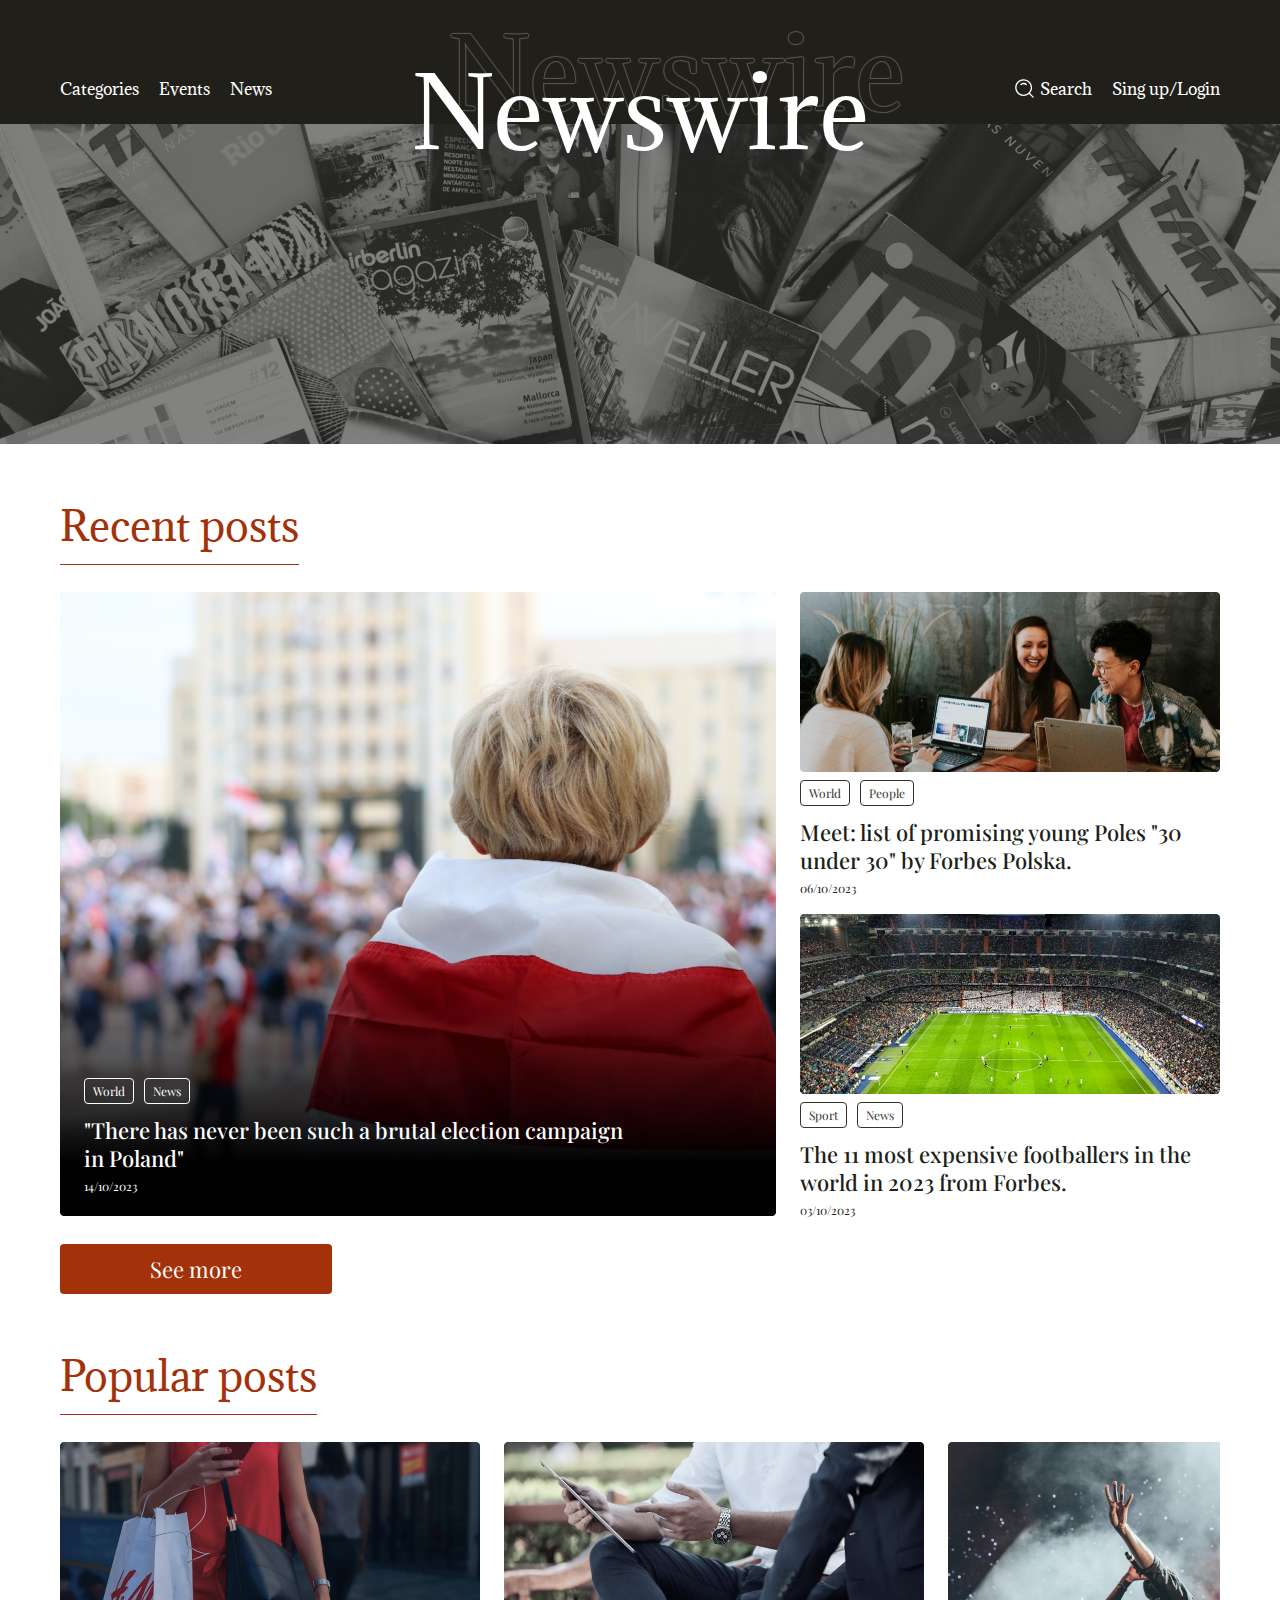
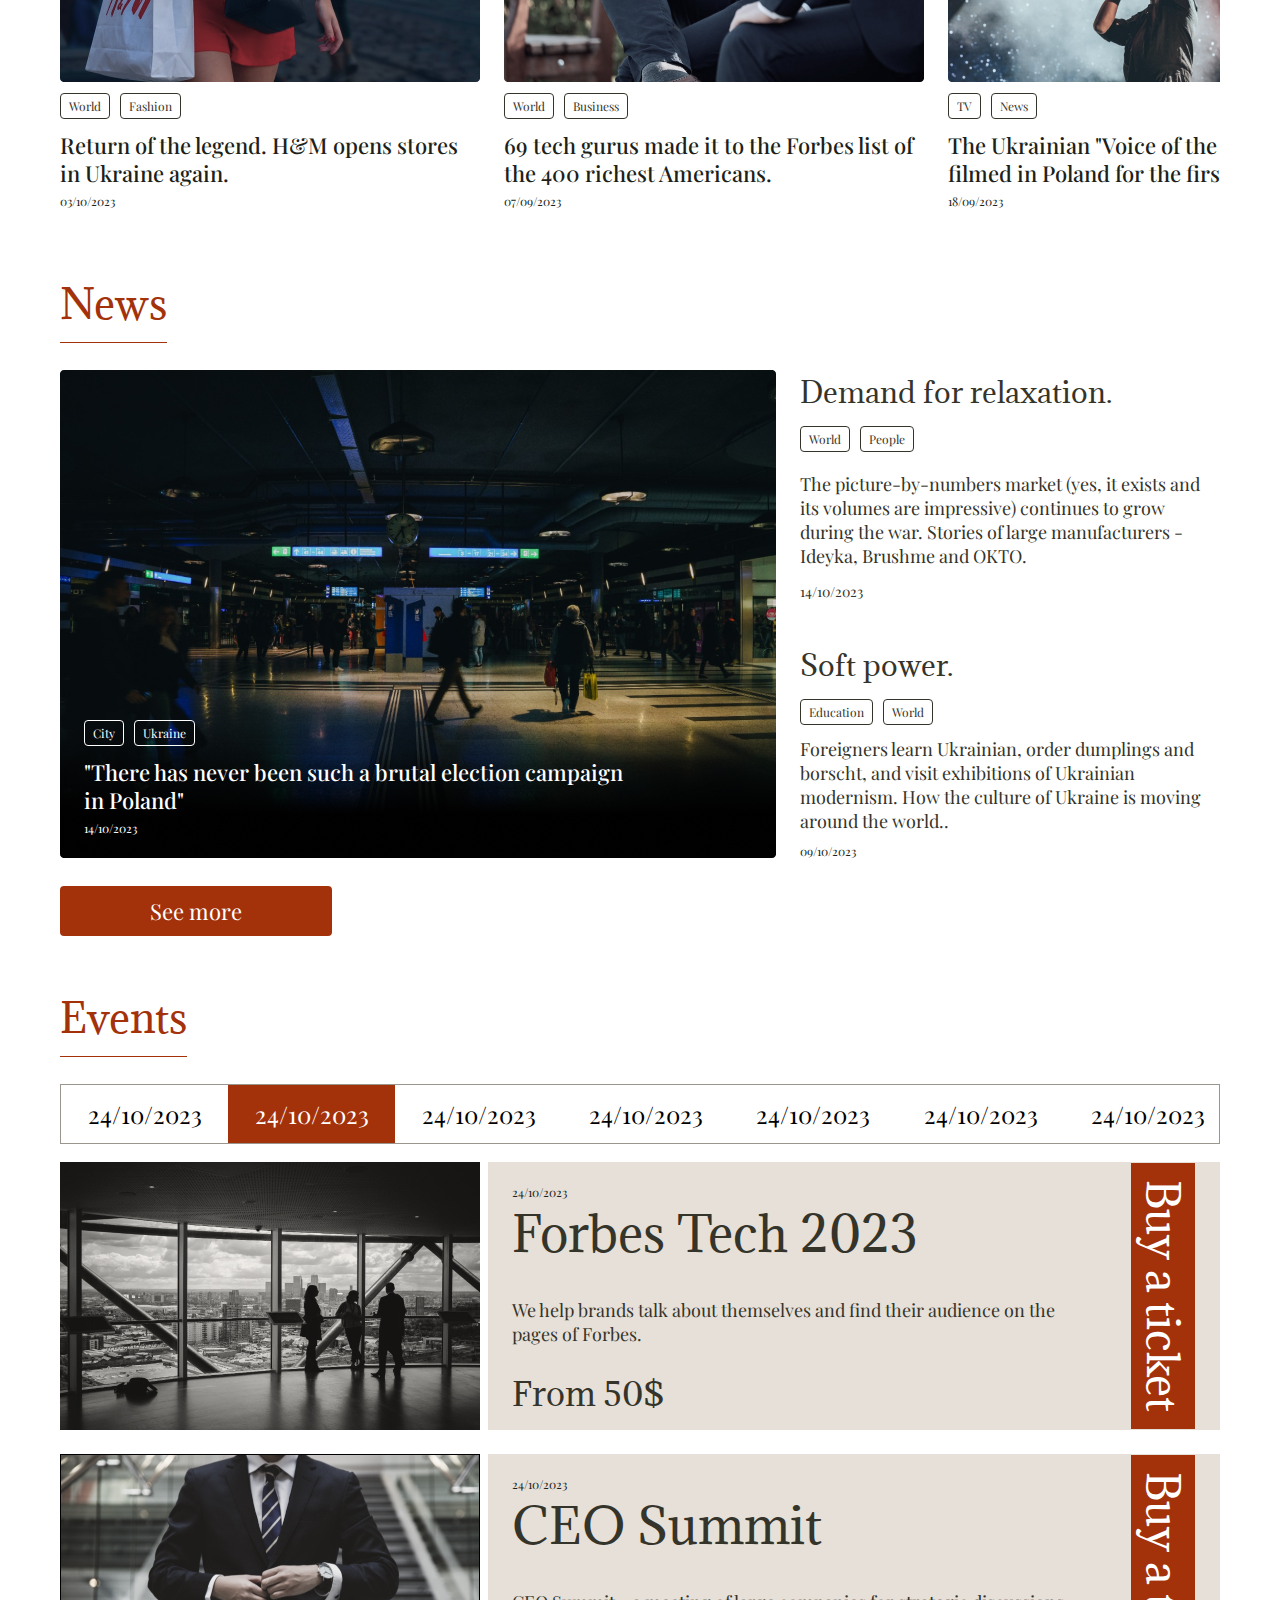
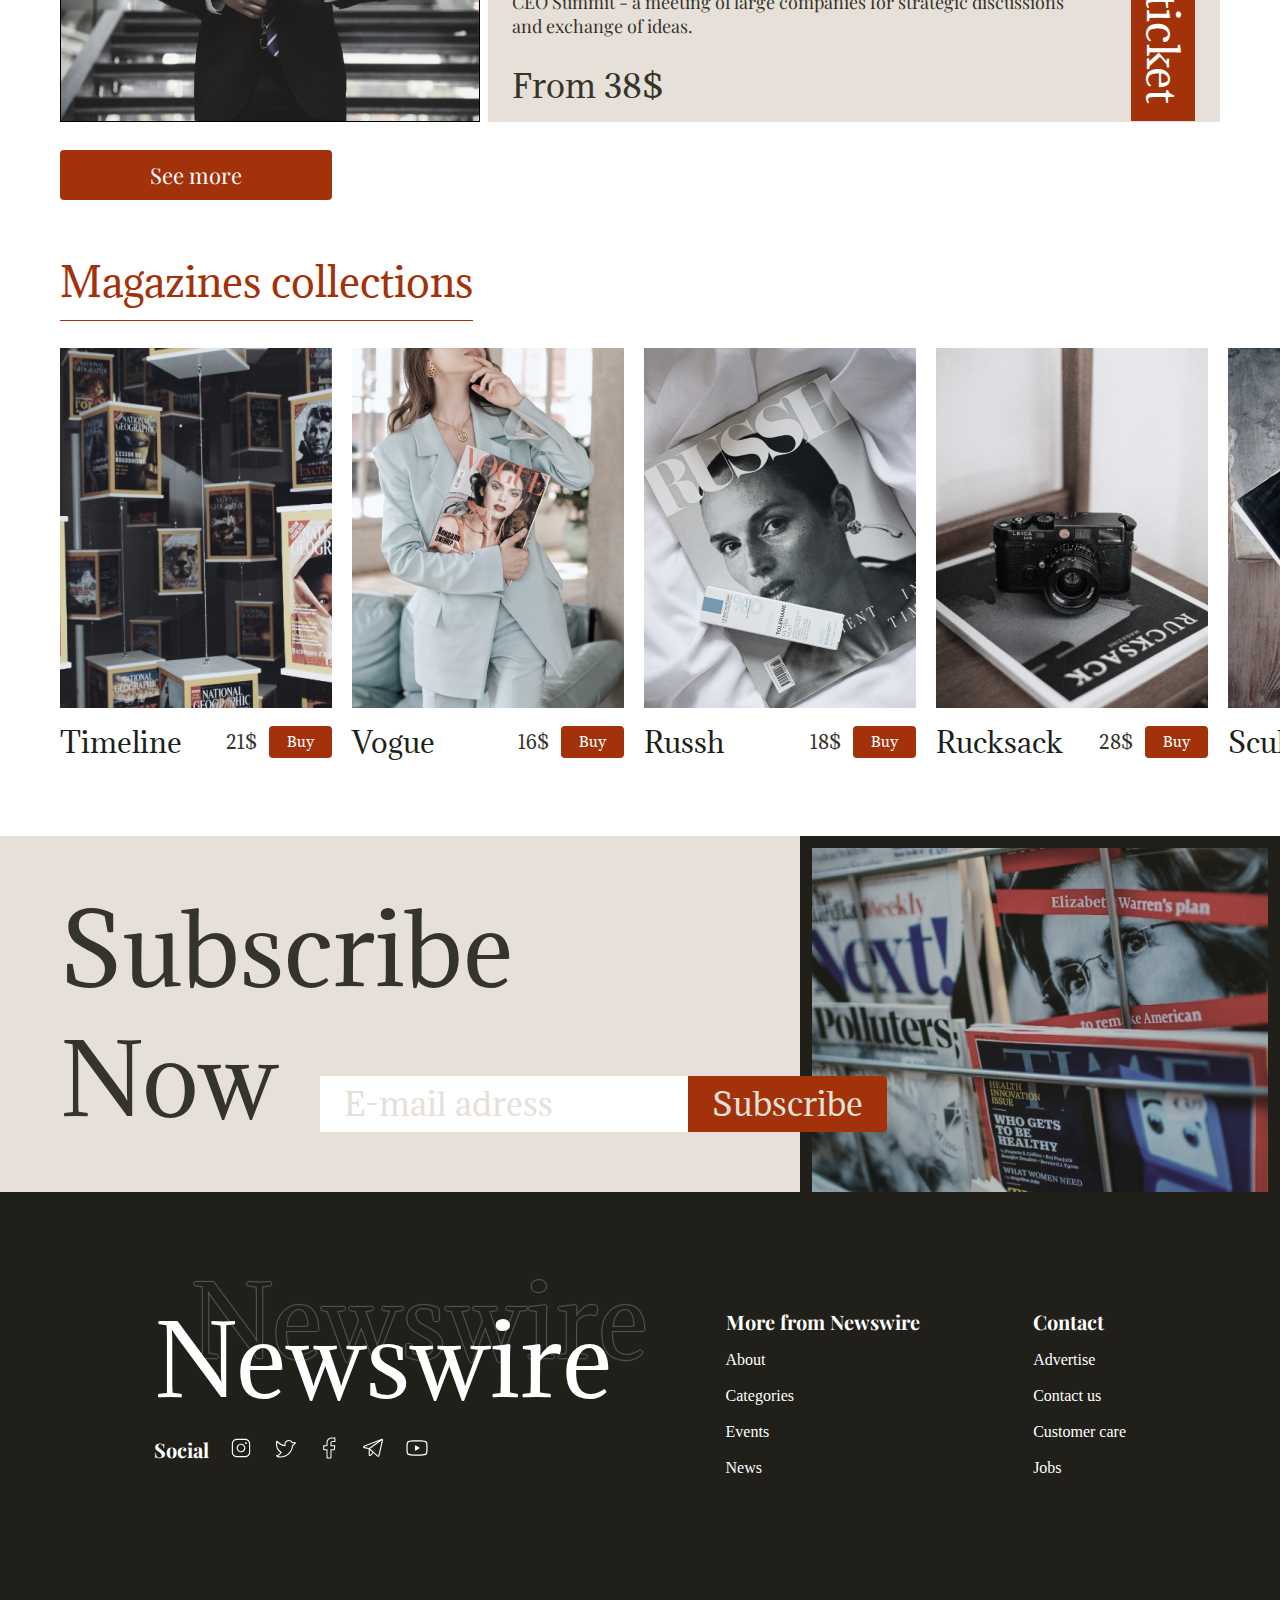
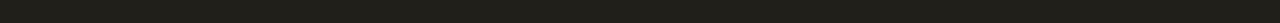
<file: index.html>
<!DOCTYPE html>
<html lang="en">
<head>
    <meta charset="UTF-8">
    <meta name="viewport" content="width=device-width, initial-scale=1.0">
    <title>Newswire</title>
    <link rel="stylesheet" href="./css/style.min.css" />
    <link rel="preconnect" href="https://fonts.googleapis.com">
    <link rel="preconnect" href="https://fonts.gstatic.com" crossorigin>
    <link href="https://fonts.googleapis.com/css2?family=Adamina&family=Playfair+Display:wght@400;500;700&display=swap" rel="stylesheet">
    <script defer async src="./index.js"></script>
</head>
<body>
    <header class="header">
        <div class="header__top">
            <nav class="header__nav container">
                <ul class="header__menu">
                    <div class="header__menu--block">
                        <li class="header__menu--item">
                            <a class="header__menu--link" href="#">Categories</a>
                        </li>
                        <li class="header__menu--item">
                            <a class="header__menu--link" href="events.html">Events</a>
                        </li>
                        <li class="header__menu--item">
                            <a class="header__menu--link" href="news.html">News</a>
                        </li>
                    </div>
                    <li class="logo"> 
                        <a class="logo__link" href="index.html">Newswire</a>
                    </li>
                    <div class="header__menu--block">
                        <li class="header__menu--item header__search">
                            <a class="header__menu--link" href="#">Search</a>
                        </li>
                        <li class="header__menu--item">
                            <a class="header__menu--link" href="#">Sing up/Login</a>
                        </li>
                    </div>
                </ul>
            </nav>
        </div>

        <div class="header__top-mob">
            <nav class="header__nav container">
                <ul class="header__menu">
                    <li class="header__menu--item">
                        <a class="header__menu--link" href="#">Categories</a>
                    </li>
                    <li class="header__menu--item">
                        <a class="header__menu--link" href="events.html">Events</a>
                    </li>
                    <li class="header__menu--item">
                        <a class="header__menu--link" href="news.html">News</a>
                    </li>
                    <li class="logo"> 
                        <a class="logo__link" href="index.html">Newswire</a>
                    </li>
                    <li class="header__menu--item header__search">
                        <a class="header__menu--link" href="#">Search</a>
                    </li>
                    <li class="header__menu--item">
                        <a class="header__menu--link" href="#">Sing up/Login</a>
                    </li>
                </ul>
            </nav>
        </div>

        <div class="header__bot"></div>
    </header>
    <main class="main">
        <section class="main__recent-post recent-post container">
            <h2 class="title">Recent posts</h2>

            <div class="recent-post__container blog">
                <div class="block">
                    <img src="./images/recent-post1.jpg" alt="post 1">

                    <div class="block__info">
                        <div class="block__info--links">
                            <a class="link" href="#">World</a>
                            <a class="link" href="#">News</a>
                        </div>
                        
                        <p class="block__text">"There has never been such a brutal election campaign in Poland"</p>

                        <p class="block__date">14/10/2023</p>
                    </div>
                </div>

                <div class="box">
                    <div class="box__block">
                        <img src="./images/recent-post2.jpg" alt="post 2">
    
                        <div class="block__info--links">
                            <a class="link link__next"  href="#">World</a>
                            <a class="link link__next" href="#">People</a>
                        </div>
                        
                        <p class="block__text block__text--next">Meet: list of promising young Poles "30 under 30" by Forbes Polska.</p>
    
                        <p class="block__date block__date--next">06/10/2023</p>
                    </div>
    
                    <div class="box__block">
                        <img src="./images/recent-post3.jpg" alt="post 3">
    
                        <div class="block__info--links">
                            <a class="link link__next" href="#">Sport</a>
                            <a class="link link__next" href="#">News</a>
                        </div>
                        
                        <p class="block__text block__text--next">The 11 most expensive footballers in the world in 2023 from Forbes.</p>
    
                        <p class="block__date block__date--next">03/10/2023</p>
                    </div>
                </div>
            </div>
            
            <a class="see-more" href="#">See more</a>
        </section>

        <section class="main__popular-post popular-post container">
            <h2 class="title">Popular posts</h2>

            <div class="popular-post__container">
                <div>
                    <img src="./images/popular-post/popular-post1.jpg" alt="post 1">

                    <div class="block__info--links">
                        <a class="link link__next" href="#">World</a>
                        <a class="link link__next" href="#">Fashion</a>
                    </div>
                    
                    <p class="block__text block__text--next">Return of the legend. H&M opens stores in Ukraine again.</p>

                    <p class="block__date block__date--next">03/10/2023</p>
                </div>

                <div>
                    <img src="./images/popular-post/popular-post2.jpg" alt="post 2">

                    <div class="block__info--links">
                        <a class="link link__next" href="#">World</a>
                        <a class="link link__next" href="#">Business</a>
                    </div>
                    
                    <p class="block__text block__text--next">69 tech gurus made it to the Forbes list of the 400 richest Americans.</p>

                    <p class="block__date block__date--next">07/09/2023</p>
                </div>

                <div>
                    <img src="./images/popular-post/popular-post3.jpg" alt="post 3">

                    <div class="block__info--links">
                        <a class="link link__next" href="#">TV</a>
                        <a class="link link__next" href="#">News</a>
                    </div>
                    
                    <p class="block__text block__text--next">The Ukrainian "Voice of the Country" was filmed in Poland for the first time</p>

                    <p class="block__date block__date--next">18/09/2023</p>
                </div>
            </div>
        </section>

        <section class="main__news news container">
            <h2 class="title">News</h2>

            <div class="news__container blog">
                <div class="block">
                    <img src="./images/news1.jpg" alt="news">

                    <div class="block__info">
                        <div class="block__info--links">
                            <a class="link" href="#">City</a>
                            <a class="link" href="#">Ukraine</a>
                        </div>
                        
                        <p class="block__text">"There has never been such a brutal election campaign in Poland"</p>

                        <p class="block__date">14/10/2023</p>
                    </div>
                </div>

                <div class="box">
                    <div class="news__block">
                        <h3 class="news__subtitle">Demand for relaxation.</h3>
    
                        <div class="block__info--links news__links">
                            <a class="link link__next"  href="#">World</a>
                            <a class="link link__next" href="#">People</a>
                        </div>
    
                        <p class="news__text text">The picture-by-numbers market (yes, it exists and its volumes are impressive) continues to grow during the war. Stories of large manufacturers - Ideyka, Brushme and OKTO.</p>
    
                        <p class="news__date">14/10/2023</p>
                    </div>

                    <div class="news__block">
                        <h3 class="news__subtitle">Soft power.</h3>
    
                        <div class="block__info--links">
                            <a class="link link__next"  href="#">Education</a>
                            <a class="link link__next" href="#">World</a>
                        </div>
    
                        <p class="news__text text">Foreigners learn Ukrainian, order dumplings and borscht, and visit exhibitions of Ukrainian modernism. How the culture of Ukraine is moving around the world..</p>
    
                        <p class="block__date block__date--next">09/10/2023</p>
                    </div>
                </div>
            </div>

            <a class="see-more" href="#">See more</a>
        </section>

        <section class="main__events events container">
            <h2 class="title">Events</h2>

            <div class="events__tabs">
                <div class="events__tabs--btns">
                    <button class="events__tabs--btn" data-btn="content-1">24/10/2023</button>
                    <button class="events__tabs--btn events__tabs--btn-active" data-btn="content-2">
                        24/10/2023
                    </button>
                    <button class="events__tabs--btn" data-btn="content-3">24/10/2023</button>
                    <button class="events__tabs--btn" data-btn="content-4">24/10/2023</button>
                    <button class="events__tabs--btn" data-btn="content-5">24/10/2023</button>
                    <button class="events__tabs--btn" data-btn="content-6">24/10/2023</button>
                    <button class="events__tabs--btn" data-btn="content-7">24/10/2023</button>
                </div>

                <div class="events__tabs--contents">
                    <div class="events__content" id="content-1">1</div>
                    <div class="events__content events__content-active" id="content-2">
                        <div class="events__container events__container--main">
                        </div>
                    </div>
                    <div class="events__content" id="content-3">3</div>
                    <div class="events__content" id="content-4">4</div>
                    <div class="events__content" id="content-5">5</div>
                    <div class="events__content" id="content-6">6</div>
                    <div class="events__content" id="content-7">7</div>
                </div>
            </div>
            <a class="see-more" href="events.html">See more</a>
        </section>

        <section class="main__magazines magazines container">
            <h2 class="title magazines__title">Magazines collections</h2>

            <div class="magazines__gallery">
                <div>
                    <img src="./images/magazines/magazine1.jpg" alt="magazine 1">

                    <div class="magazines__info">
                        <h3 class="magazines__info--title">Timeline</h3>
                        <div>
                            <span class="magazines__info--price">21$</span>
                            <button>Buy</button>
                        </div>
                    </div>
                </div>

                <div>
                    <img src="./images/magazines/magazine2.jpg" alt="magazine 2">

                    <div class="magazines__info">
                        <h3 class="magazines__info--title">Vogue</h3>
                        <div>
                            <span class="magazines__info--price">16$</span>
                            <button>Buy</button>
                        </div>
                    </div>
                </div>

                <div>
                    <img src="./images/magazines/magazine3.jpg" alt="magazine 3">

                    <div class="magazines__info">
                        <h3 class="magazines__info--title">Russh</h3>
                        <div>
                            <span class="magazines__info--price">18$</span>
                            <button>Buy</button>
                        </div>
                    </div>
                </div>

                <div>
                    <img src="./images/magazines/magazine4.jpg" alt="magazine 4">

                    <div class="magazines__info">
                        <h3 class="magazines__info--title">Rucksack</h3>
                        <div>
                            <span class="magazines__info--price">28$</span>
                            <button>Buy</button>
                        </div>
                    </div>
                </div>

                <div>
                    <img src="./images/magazines/magazine5.jpg" alt="magazine 5">

                    <div class="magazines__info">
                        <h3 class="magazines__info--title">Sculpture</h3>
                        <div>
                            <span class="magazines__info--price">45$</span>
                            <button>Buy</button>
                        </div>
                    </div>
                </div>
            </div>
        </section>

        <section class="main__subscribe subscribe">
            <div class="subscribe__container container">
                <h2 class="subscribe__title">Subscribe <br/> <span>Now</span></h2>

                <div class="subscribe__email">
                    <input type="email" placeholder="E-mail adress">
                    <button type="submit">Subscribe</button>
                </div>
            </div>
            <img src="./images/subscribe1.jpg" alt="subscribe1">
        </section>
    </main>
    <footer class="footer">
        <div class="footer__container">
            <div class="footer__wrap">
                <a class="logo__link" href="index.html">Newswire</a>

                <div class="footer__social">
                    <h4 class="footer__subtitle footer__subtitle-social">Social</h4>

                    <ul class="footer__list">
                        <li>
                            <a href="#"><img src="./images/social/instagram.svg" alt="instagram"></a>
                        </li>
                        <li>
                            <a href="#"><img src="./images/social/twitter.svg" alt="twitter"></a>
                        </li>
                        <li>
                            <a href="#"><img src="./images/social/facebook.svg" alt="facebook"></a>
                        </li>
                        <li>
                            <a href="#"><img src="./images/social/telegram.svg" alt="telegram"></a>
                        </li>
                        <li>
                            <a href="#"><img src="./images/social/youtube.svg" alt="youtube"></a>
                        </li>
                    </ul>
                </div>
            </div>

            <div>
                <h4 class="footer__subtitle">More from Newswire</h4>

                <ul class="footer__list">
                    <li class="footer__item"><a href="#">About</a></li>
                    <li class="footer__item"><a href="#">Categories</a></li>
                    <li class="footer__item"><a href="events.html">Events</a></li>
                    <li class="footer__item"><a href="news.html">News</a></li>
                </ul>
            </div>
            
            <div>
                <h4 class="footer__subtitle">Contact</h4>

                <ul class="footer__list">
                    <li class="footer__item"><a href="#">Advertise</a></li>
                    <li class="footer__item"><a href="#">Contact us</a></li>
                    <li class="footer__item"><a href="#">Customer care</a></li>
                    <li class="footer__item"><a href="#">Jobs</a></li>
                </ul>
            </div>
        </div>
    </footer>
</body>
</html>
</file>
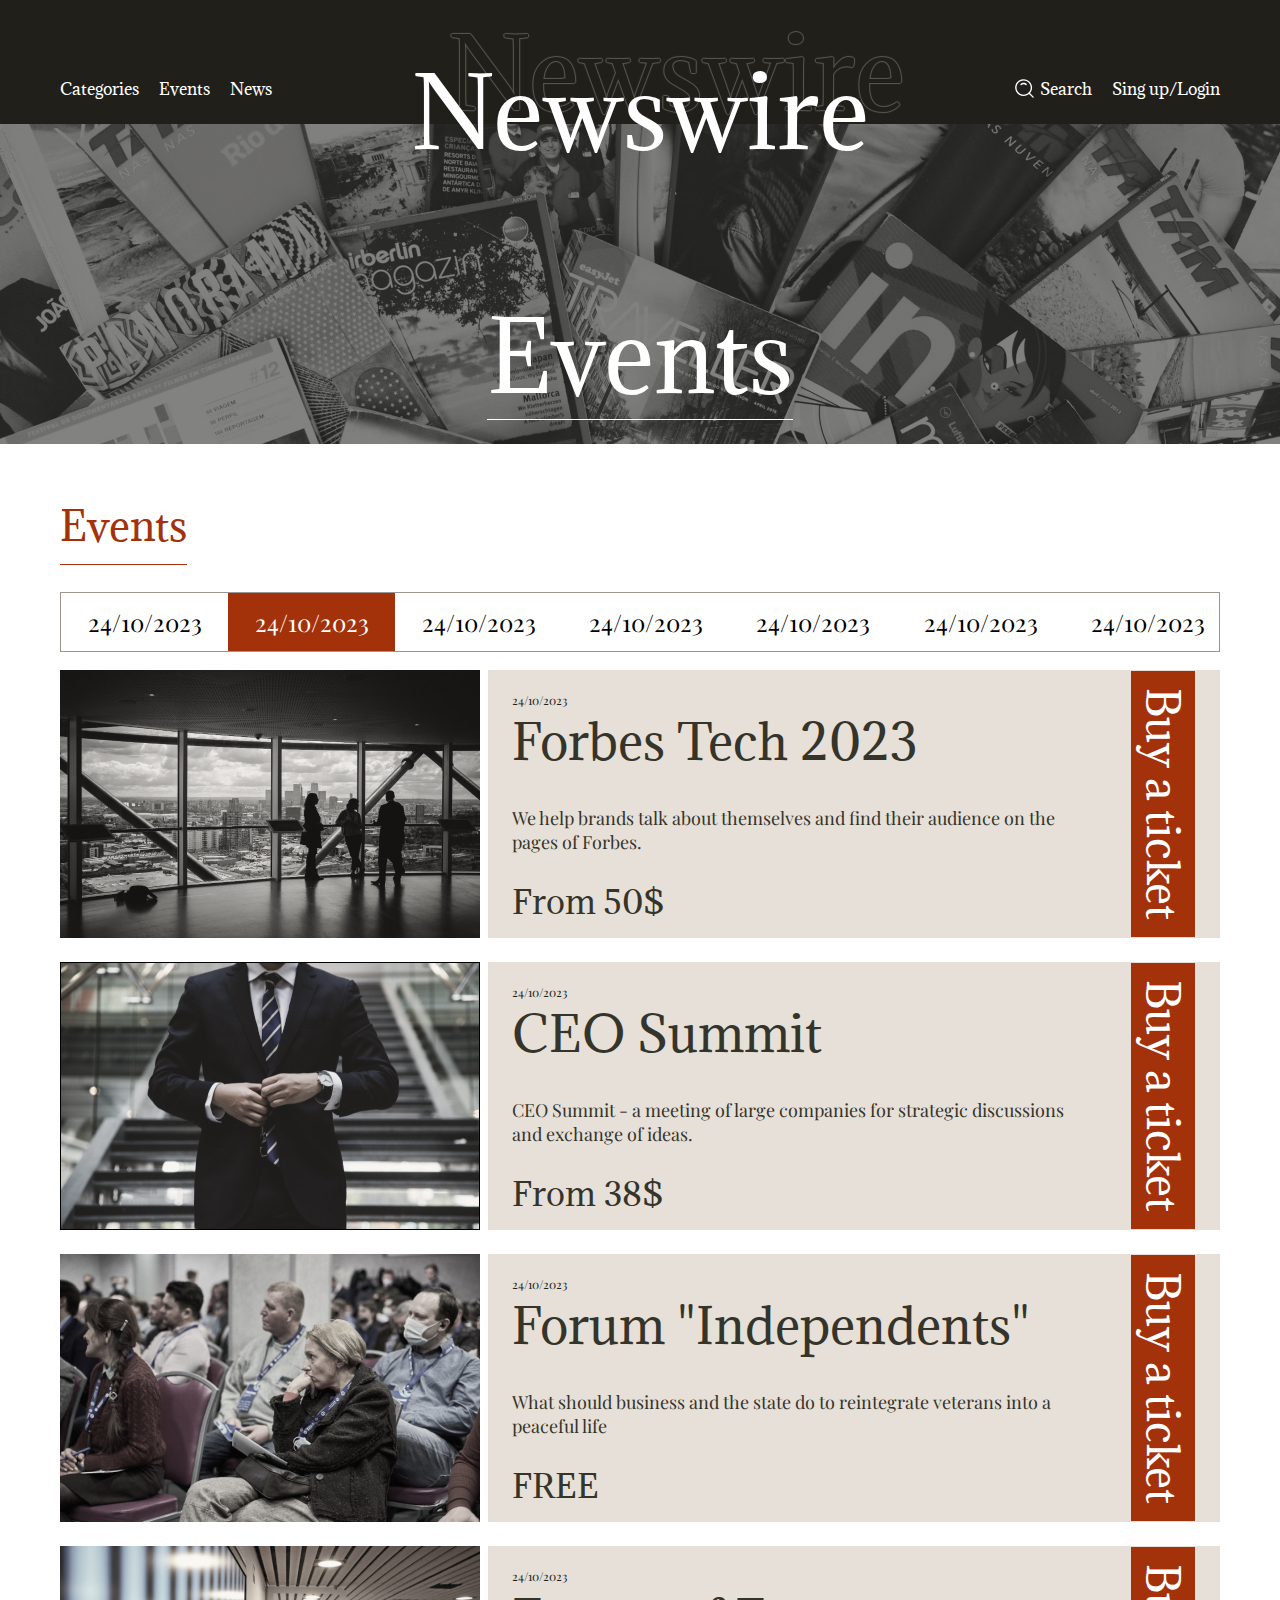
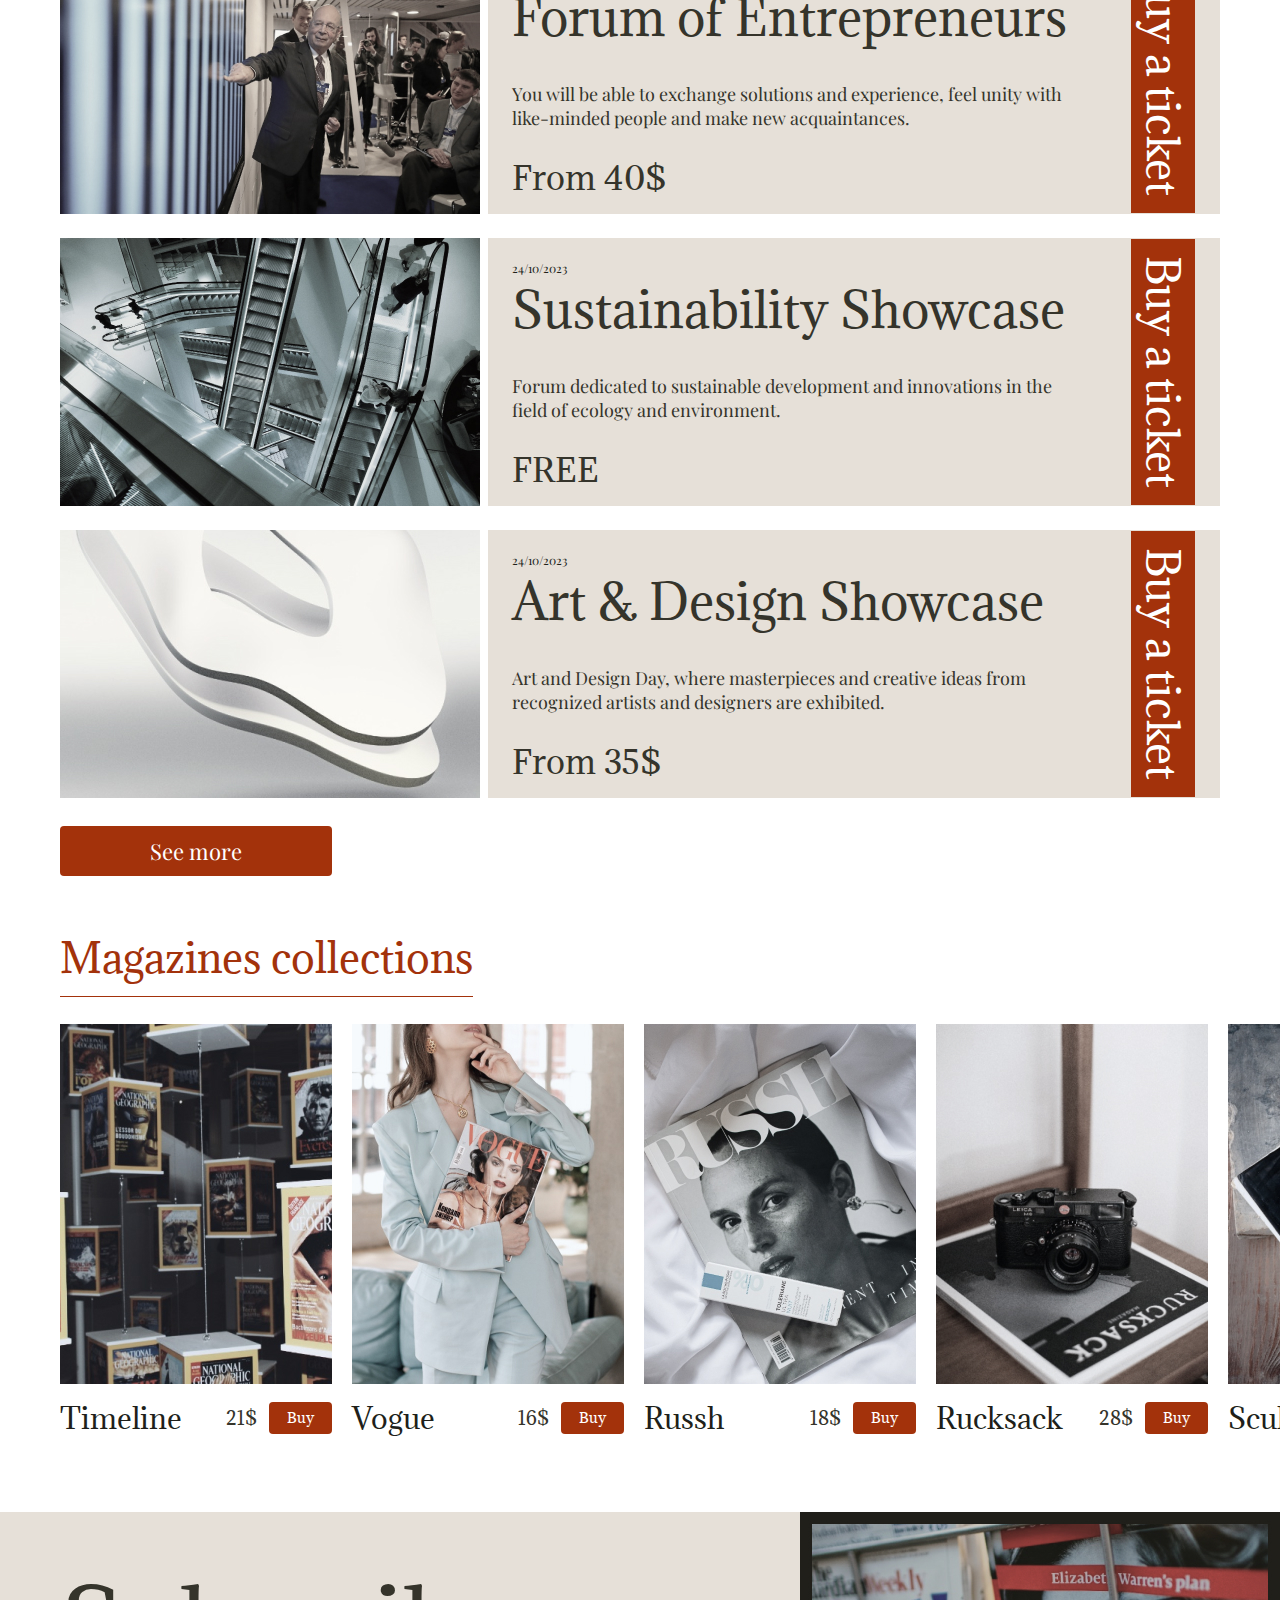
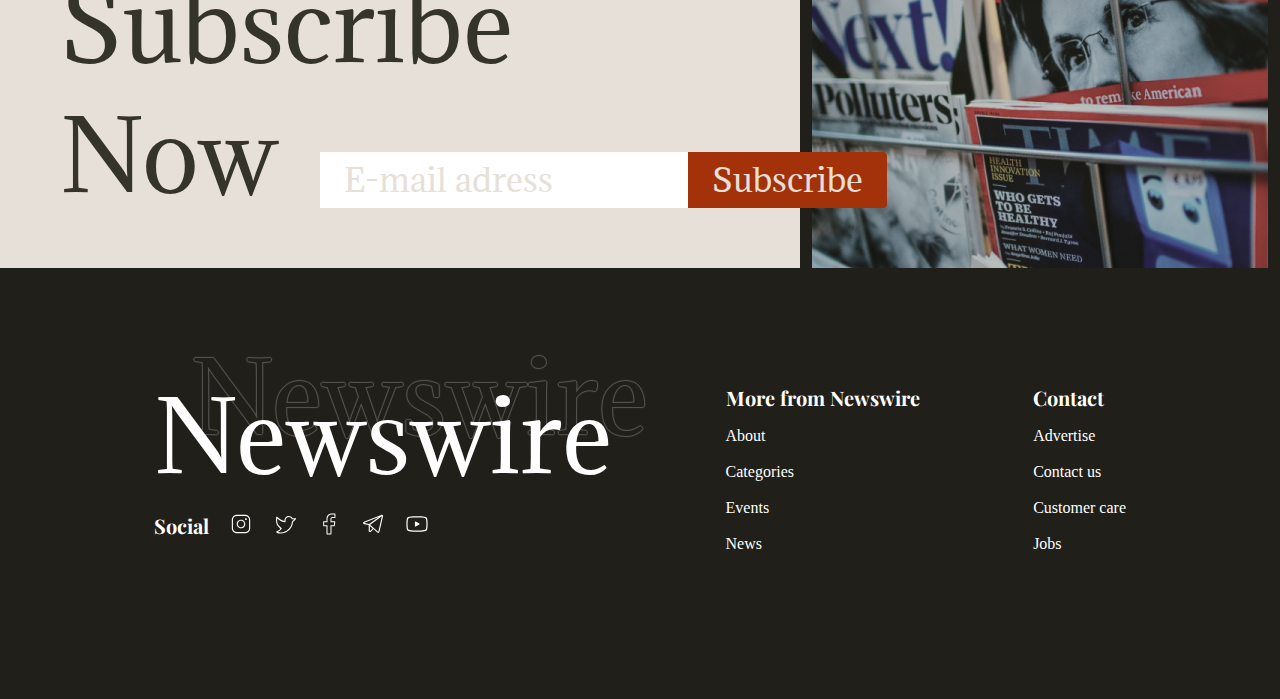
<file: events.html>
<!DOCTYPE html>
<html lang="en">
<head>
    <meta charset="UTF-8">
    <meta name="viewport" content="width=device-width, initial-scale=1.0">
    <title>Newswire</title>
    <link rel="stylesheet" href="./css/style.min.css" />
    <link rel="preconnect" href="https://fonts.googleapis.com">
    <link rel="preconnect" href="https://fonts.gstatic.com" crossorigin>
    <link href="https://fonts.googleapis.com/css2?family=Adamina&family=Playfair+Display:wght@400;500;700&display=swap" rel="stylesheet">
    <script defer async src="./index.js"></script>
</head>
<body>
    <header class="header">
        <div class="header__top">
            <nav class="header__nav container">
                <ul class="header__menu">
                    <div class="header__menu--block">
                        <li class="header__menu--item">
                            <a class="header__menu--link" href="#">Categories</a>
                        </li>
                        <li class="header__menu--item">
                            <a class="header__menu--link" href="events.html">Events</a>
                        </li>
                        <li class="header__menu--item">
                            <a class="header__menu--link" href="news.html">News</a>
                        </li>
                    </div>
                    <li class="logo"> 
                        <a class="logo__link" href="index.html">Newswire</a>
                    </li>
                    <div class="header__menu--block">
                        <li class="header__menu--item header__search">
                            <a class="header__menu--link" href="#">Search</a>
                        </li>
                        <li class="header__menu--item">
                            <a class="header__menu--link" href="#">Sing up/Login</a>
                        </li>
                    </div>
                </ul>
            </nav>
        </div>

        <div class="header__top-mob">
            <nav class="header__nav container">
                <ul class="header__menu">
                    <li class="header__menu--item">
                        <a class="header__menu--link" href="#">Categories</a>
                    </li>
                    <li class="header__menu--item">
                        <a class="header__menu--link" href="events.html">Events</a>
                    </li>
                    <li class="header__menu--item">
                        <a class="header__menu--link" href="news.html">News</a>
                    </li>
                    <li class="logo"> 
                        <a class="logo__link" href="index.html">Newswire</a>
                    </li>
                    <li class="header__menu--item header__search">
                        <a class="header__menu--link" href="#">Search</a>
                    </li>
                    <li class="header__menu--item">
                        <a class="header__menu--link" href="#">Sing up/Login</a>
                    </li>
                </ul>
            </nav>
        </div>

        <div class="header__bot"></div>

        <h2 class="header__title">Events</h2>
    </header>
    <main class="main">
        <section class="main__events events container events__page">
            <h2 class="title">Events</h2>

            <div class="events__tabs">
                <div class="events__tabs--btns">
                    <button class="events__tabs--btn" data-btn="content-1">24/10/2023</button>
                    <button class="events__tabs--btn events__tabs--btn-active" data-btn="content-2">
                        24/10/2023
                    </button>
                    <button class="events__tabs--btn" data-btn="content-3">24/10/2023</button>
                    <button class="events__tabs--btn" data-btn="content-4">24/10/2023</button>
                    <button class="events__tabs--btn" data-btn="content-5">24/10/2023</button>
                    <button class="events__tabs--btn" data-btn="content-6">24/10/2023</button>
                    <button class="events__tabs--btn" data-btn="content-7">24/10/2023</button>
                </div>

                <div class="events__tabs--contents">
                    <div class="events__content" id="content-1">1</div>
                    <div class="events__content events__content-active" id="content-2">
                        <div class="events__container">
                        </div>
                    </div>
                    <div class="events__content" id="content-3">3</div>
                    <div class="events__content" id="content-4">4</div>
                    <div class="events__content" id="content-5">5</div>
                    <div class="events__content" id="content-6">6</div>
                    <div class="events__content" id="content-7">7</div>
                </div>
            </div>
            <a class="see-more" href="events.html">See more</a>
        </section>

        <section class="main__magazines magazines container">
            <h2 class="title magazines__title">Magazines collections</h2>

            <div class="magazines__gallery">
                <div>
                    <img src="./images/magazines/magazine1.jpg" alt="magazine 1">

                    <div class="magazines__info">
                        <h3 class="magazines__info--title">Timeline</h3>
                        <div>
                            <span class="magazines__info--price">21$</span>
                            <button>Buy</button>
                        </div>
                    </div>
                </div>

                <div>
                    <img src="./images/magazines/magazine2.jpg" alt="magazine 2">

                    <div class="magazines__info">
                        <h3 class="magazines__info--title">Vogue</h3>
                        <div>
                            <span class="magazines__info--price">16$</span>
                            <button>Buy</button>
                        </div>
                    </div>
                </div>

                <div>
                    <img src="./images/magazines/magazine3.jpg" alt="magazine 3">

                    <div class="magazines__info">
                        <h3 class="magazines__info--title">Russh</h3>
                        <div>
                            <span class="magazines__info--price">18$</span>
                            <button>Buy</button>
                        </div>
                    </div>
                </div>

                <div>
                    <img src="./images/magazines/magazine4.jpg" alt="magazine 4">

                    <div class="magazines__info">
                        <h3 class="magazines__info--title">Rucksack</h3>
                        <div>
                            <span class="magazines__info--price">28$</span>
                            <button>Buy</button>
                        </div>
                    </div>
                </div>

                <div>
                    <img src="./images/magazines/magazine5.jpg" alt="magazine 5">

                    <div class="magazines__info">
                        <h3 class="magazines__info--title">Sculpture</h3>
                        <div>
                            <span class="magazines__info--price">45$</span>
                            <button>Buy</button>
                        </div>
                    </div>
                </div>
            </div>
        </section>

        <section class="main__subscribe subscribe">
            <div class="subscribe__container container">
                <h2 class="subscribe__title">Subscribe <br/> <span>Now</span></h2>

                <div class="subscribe__email">
                    <input type="email" placeholder="E-mail adress">
                    <button type="submit">Subscribe</button>
                </div>
            </div>
            <img src="./images/subscribe1.jpg" alt="subscribe1">
        </section>
    </main>
    <footer class="footer">
        <div class="footer__container">
            <div class="footer__wrap">
                <a class="logo__link" href="index.html">Newswire</a>

                <div class="footer__social">
                    <h4 class="footer__subtitle footer__subtitle-social">Social</h4>

                    <ul class="footer__list ">
                        <li>
                            <a href="#"><img src="./images/social/instagram.svg" alt="instagram"></a>
                        </li>
                        <li>
                            <a href="#"><img src="./images/social/twitter.svg" alt="twitter"></a>
                        </li>
                        <li>
                            <a href="#"><img src="./images/social/facebook.svg" alt="facebook"></a>
                        </li>
                        <li>
                            <a href="#"><img src="./images/social/telegram.svg" alt="telegram"></a>
                        </li>
                        <li>
                            <a href="#"><img src="./images/social/youtube.svg" alt="youtube"></a>
                        </li>
                    </ul>
                </div>
            </div>

            <div>
                <h4 class="footer__subtitle">More from Newswire</h4>

                <ul class="footer__list">
                    <li class="footer__item"><a href="#">About</a></li>
                    <li class="footer__item"><a href="#">Categories</a></li>
                    <li class="footer__item"><a href="events.html">Events</a></li>
                    <li class="footer__item"><a href="news.html">News</a></li>
                </ul>
            </div>
            
            <div>
                <h4 class="footer__subtitle">Contact</h4>

                <ul class="footer__list">
                    <li class="footer__item"><a href="#">Advertise</a></li>
                    <li class="footer__item"><a href="#">Contact us</a></li>
                    <li class="footer__item"><a href="#">Customer care</a></li>
                    <li class="footer__item"><a href="#">Jobs</a></li>
                </ul>
            </div>
        </div>
    </footer>
</body>
</html>
</file>
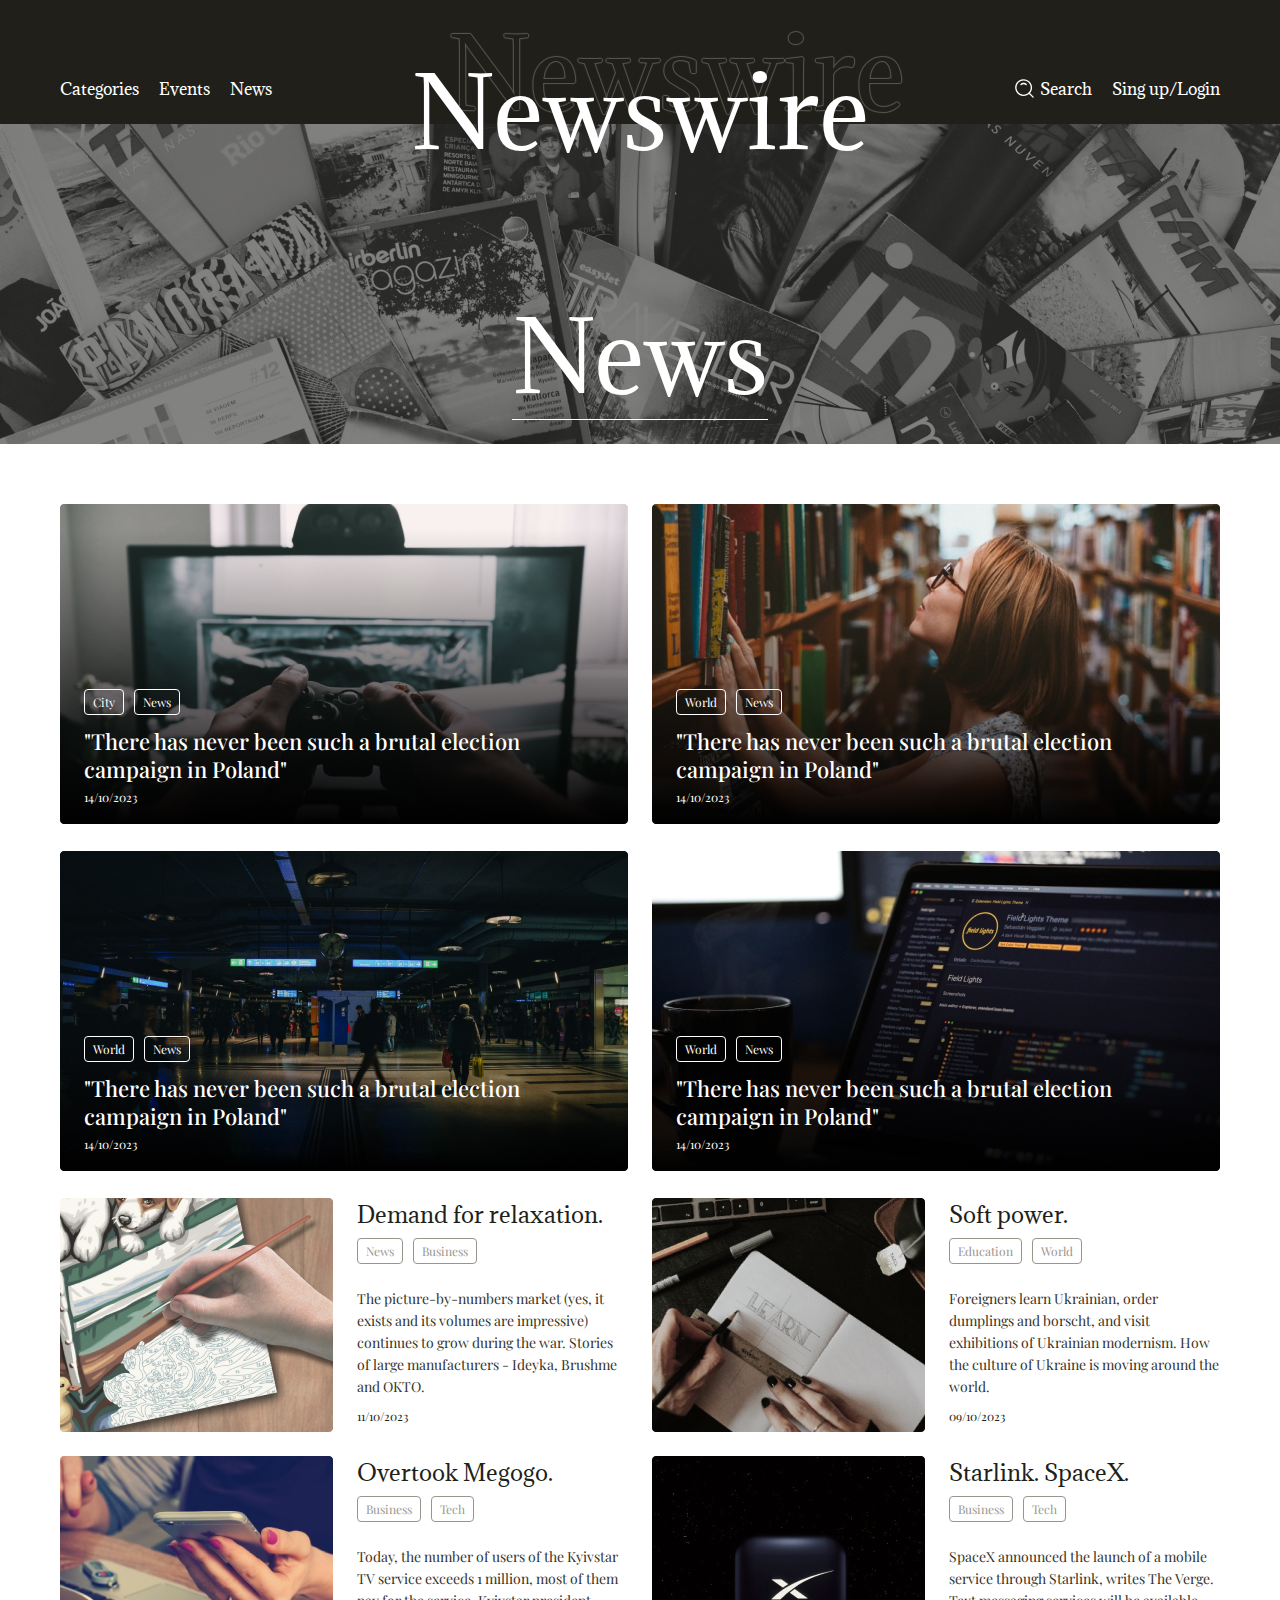
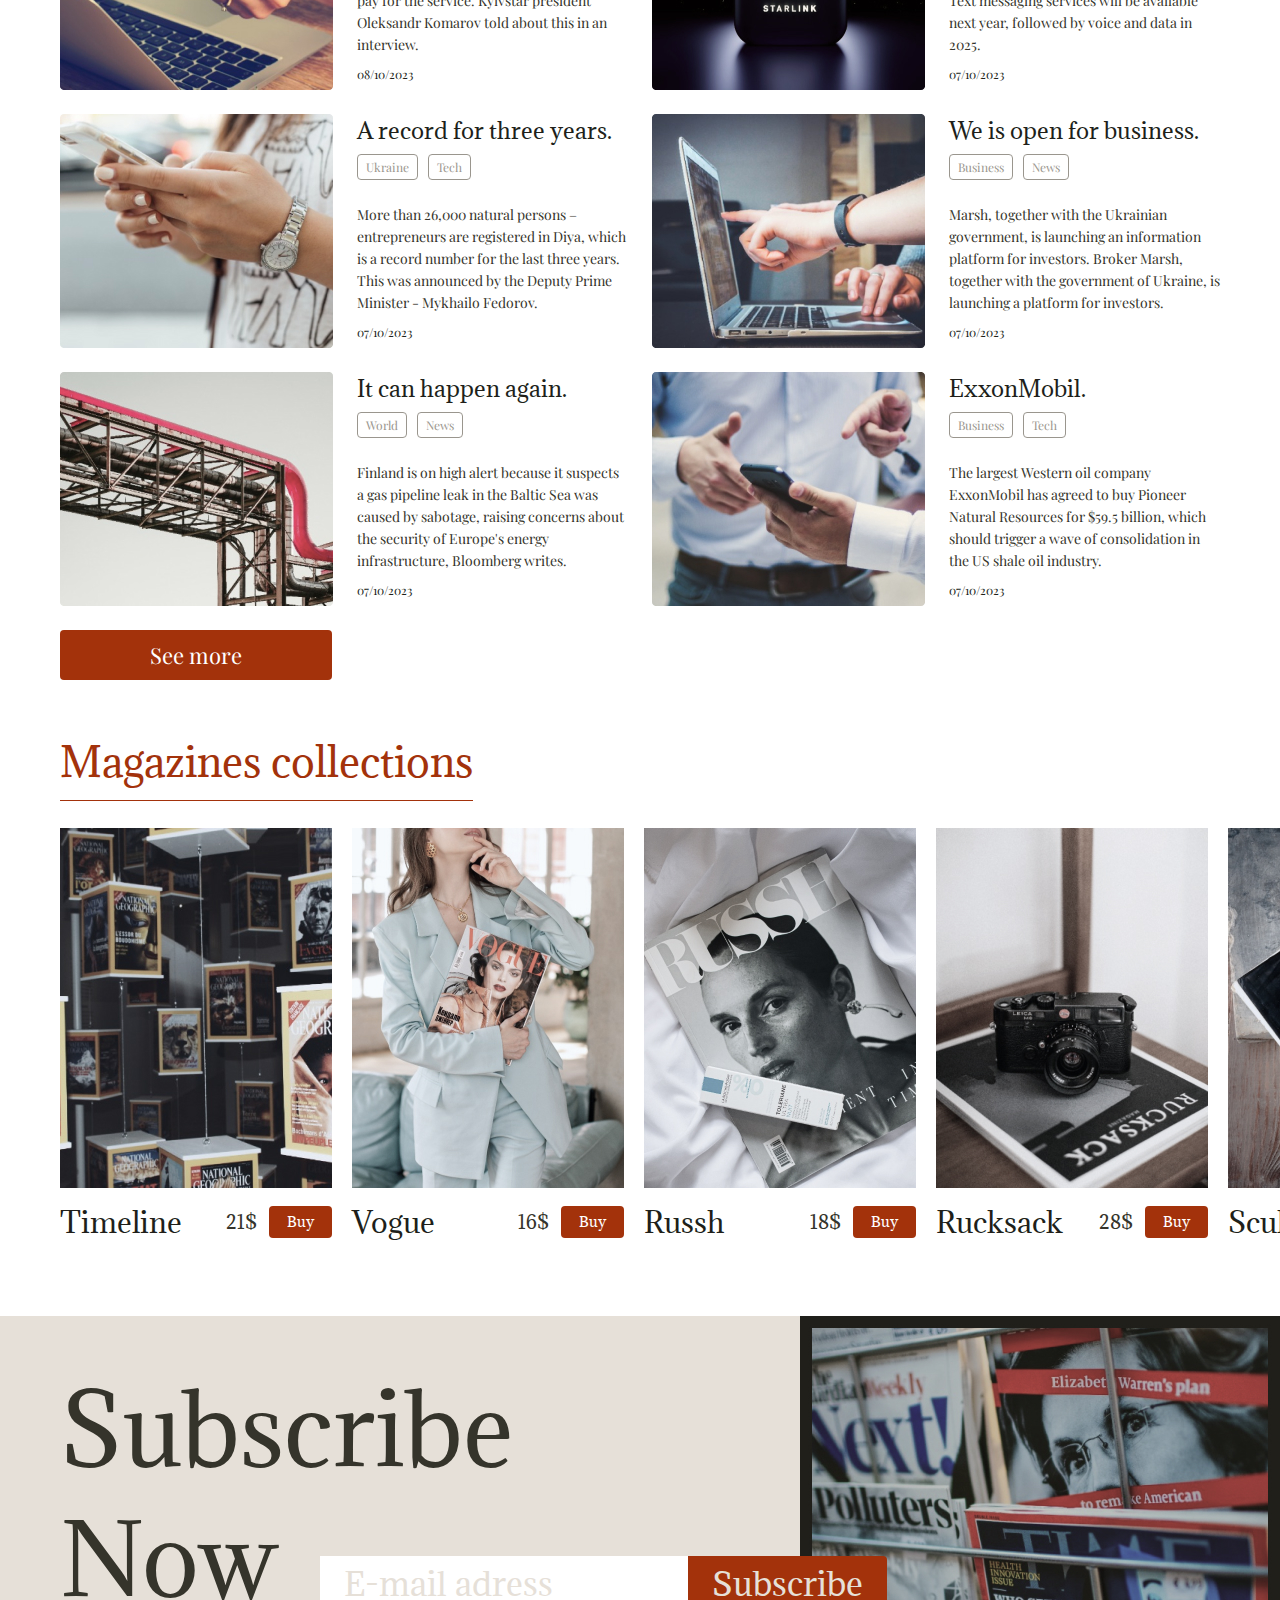
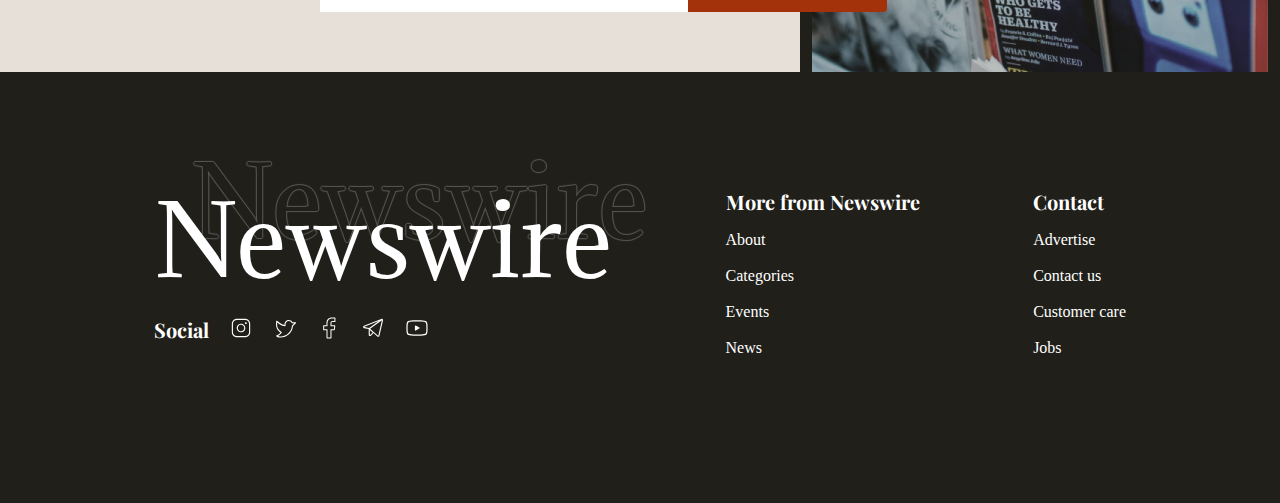
<file: news.html>
<!DOCTYPE html>
<html lang="en">
<head>
    <meta charset="UTF-8">
    <meta name="viewport" content="width=device-width, initial-scale=1.0">
    <title>Newswire</title>
    <link rel="stylesheet" href="./css/style.min.css" />
    <link rel="preconnect" href="https://fonts.googleapis.com">
    <link rel="preconnect" href="https://fonts.gstatic.com" crossorigin>
    <link href="https://fonts.googleapis.com/css2?family=Adamina&family=Playfair+Display:wght@400;500;700&display=swap" rel="stylesheet">
    <script defer async src="./news.js"></script>
</head>
<body>
    <header class="header">
        <div class="header__top">
            <nav class="header__nav container">
                <ul class="header__menu">
                    <div class="header__menu--block">
                        <li class="header__menu--item">
                            <a class="header__menu--link" href="#">Categories</a>
                        </li>
                        <li class="header__menu--item">
                            <a class="header__menu--link" href="events.html">Events</a>
                        </li>
                        <li class="header__menu--item">
                            <a class="header__menu--link" href="news.html">News</a>
                        </li>
                    </div>
                    <li class="logo"> 
                        <a class="logo__link" href="index.html">Newswire</a>
                    </li>
                    <div class="header__menu--block">
                        <li class="header__menu--item header__search">
                            <a class="header__menu--link" href="#">Search</a>
                        </li>
                        <li class="header__menu--item">
                            <a class="header__menu--link" href="#">Sing up/Login</a>
                        </li>
                    </div>
                </ul>
            </nav>
        </div>

        <div class="header__top-mob">
            <nav class="header__nav container">
                <ul class="header__menu">
                    <li class="header__menu--item">
                        <a class="header__menu--link" href="#">Categories</a>
                    </li>
                    <li class="header__menu--item">
                        <a class="header__menu--link" href="events.html">Events</a>
                    </li>
                    <li class="header__menu--item">
                        <a class="header__menu--link" href="news.html">News</a>
                    </li>
                    <li class="logo"> 
                        <a class="logo__link" href="index.html">Newswire</a>
                    </li>
                    <li class="header__menu--item header__search">
                        <a class="header__menu--link" href="#">Search</a>
                    </li>
                    <li class="header__menu--item">
                        <a class="header__menu--link" href="#">Sing up/Login</a>
                    </li>
                </ul>
            </nav>
        </div>

        <div class="header__bot"></div>

        <h2 class="header__title">News</h2>
    </header>
    <main class="main">
        <section class="main__wrap-news wrap-news container">
            <div class="wrap-news__block">
                <div class="block">
                <img src="./images/news/news1.jpg" alt="news 1">

                <div class="block__info">
                    <div class="block__info--links">
                        <a class="link" href="#">City</a>
                        <a class="link" href="#">News</a>
                    </div>
                    
                    <p class="block__text wrap-news__text">"There has never been such a brutal election campaign in Poland"</p>

                    <p class="block__date">14/10/2023</p>
                    </div>
                </div>

                <div class="block">
                    <img src="./images/news/news3.jpg" alt="news 3">

                    <div class="block__info">
                        <div class="block__info--links">
                            <a class="link" href="#">World</a>
                            <a class="link" href="#">News</a>
                        </div>
                        
                        <p class="block__text wrap-news__text">"There has never been such a brutal election campaign in Poland"</p>

                        <p class="block__date">14/10/2023</p>
                    </div>
                </div>
            </div>
            
            <div class="wrap-news__block">
                <div class="block">
                    <img src="./images/news/news2.jpg" alt="news 2">

                    <div class="block__info">
                        <div class="block__info--links">
                            <a class="link" href="#">World</a>
                            <a class="link" href="#">News</a>
                        </div>
                        
                        <p class="block__text wrap-news__text">"There has never been such a brutal election campaign in Poland"</p>

                        <p class="block__date">14/10/2023</p>
                    </div>
                </div>

                <div class="block">
                    <img src="./images/news/news4.jpg" alt="news 4">

                    <div class="block__info">
                        <div class="block__info--links">
                            <a class="link" href="#">World</a>
                            <a class="link" href="#">News</a>
                        </div>
                        
                        <p class="block__text wrap-news__text">"There has never been such a brutal election campaign in Poland"</p>

                        <p class="block__date">14/10/2023</p>
                    </div>
                </div>
            </div>
        </section>

        <section class="main__blogs blogs container">
            <div class="blogs__container">
                <div class="blogs__left"></div>
                <div class="blogs__right"></div>
            </div>
            
            <a class="see-more" href="#">See more</a>
        </section>

        <section class="main__magazines magazines container">
            <h2 class="title magazines__title">Magazines collections</h2>

            <div class="magazines__gallery">
                <div class="carousel-cell">
                    <img src="./images/magazines/magazine1.jpg" alt="magazine 1">

                    <div class="magazines__info">
                        <h3 class="magazines__info--title">Timeline</h3>
                        <div>
                            <span class="magazines__info--price">21$</span>
                            <button>Buy</button>
                        </div>
                    </div>
                </div>

                <div class="carousel-cell">
                    <img src="./images/magazines/magazine2.jpg" alt="magazine 2">

                    <div class="magazines__info">
                        <h3 class="magazines__info--title">Vogue</h3>
                        <div>
                            <span class="magazines__info--price">16$</span>
                            <button>Buy</button>
                        </div>
                    </div>
                </div>

                <div class="carousel-cell">
                    <img src="./images/magazines/magazine3.jpg" alt="magazine 3">

                    <div class="magazines__info">
                        <h3 class="magazines__info--title">Russh</h3>
                        <div>
                            <span class="magazines__info--price">18$</span>
                            <button>Buy</button>
                        </div>
                    </div>
                </div>

                <div class="carousel-cell">
                    <img src="./images/magazines/magazine4.jpg" alt="magazine 4">

                    <div class="magazines__info">
                        <h3 class="magazines__info--title">Rucksack</h3>
                        <div>
                            <span class="magazines__info--price">28$</span>
                            <button>Buy</button>
                        </div>
                    </div>
                </div>

                <div class="carousel-cell">
                    <img src="./images/magazines/magazine5.jpg" alt="magazine 5">

                    <div class="magazines__info">
                        <h3 class="magazines__info--title">Sculpture</h3>
                        <div>
                            <span class="magazines__info--price">45$</span>
                            <button>Buy</button>
                        </div>
                    </div>
                </div>
            </div>
        </section>

        <section class="main__subscribe subscribe">
            <div class="subscribe__container container">
                <h2 class="subscribe__title">Subscribe <br/> <span>Now</span></h2>

                <div class="subscribe__email">
                    <input type="email" placeholder="E-mail adress">
                    <button type="submit">Subscribe</button>
                </div>
            </div>
            <img src="./images/subscribe1.jpg" alt="subscribe1">
        </section>
    </main>
    <footer class="footer">
        <div class="footer__container">
            <div class="footer__wrap">
                <a class="logo__link" href="index.html">Newswire</a>

                <div class="footer__social">
                    <h4 class="footer__subtitle footer__subtitle-social">Social</h4>

                    <ul class="footer__list ">
                        <li>
                            <a href="#"><img src="./images/social/instagram.svg" alt="instagram"></a>
                        </li>
                        <li>
                            <a href="#"><img src="./images/social/twitter.svg" alt="twitter"></a>
                        </li>
                        <li>
                            <a href="#"><img src="./images/social/facebook.svg" alt="facebook"></a>
                        </li>
                        <li>
                            <a href="#"><img src="./images/social/telegram.svg" alt="telegram"></a>
                        </li>
                        <li>
                            <a href="#"><img src="./images/social/youtube.svg" alt="youtube"></a>
                        </li>
                    </ul>
                </div>
            </div>

            <div>
                <h4 class="footer__subtitle">More from Newswire</h4>

                <ul class="footer__list">
                    <li class="footer__item"><a href="#">About</a></li>
                    <li class="footer__item"><a href="#">Categories</a></li>
                    <li class="footer__item"><a href="events.html">Events</a></li>
                    <li class="footer__item"><a href="news.html">News</a></li>
                </ul>
            </div>
            
            <div>
                <h4 class="footer__subtitle">Contact</h4>

                <ul class="footer__list">
                    <li class="footer__item"><a href="#">Advertise</a></li>
                    <li class="footer__item"><a href="#">Contact us</a></li>
                    <li class="footer__item"><a href="#">Customer care</a></li>
                    <li class="footer__item"><a href="#">Jobs</a></li>
                </ul>
            </div>
        </div>
    </footer>
</body>
</html>
</file>
<file: css/style.min.css>
html,body,div,span,applet,object,iframe,h1,h2,h3,h4,h5,h6,p,blockquote,pre,a,abbr,acronym,address,big,cite,code,del,dfn,em,img,ins,kbd,q,s,samp,small,strike,strong,sub,sup,tt,var,b,u,i,center,dl,dt,dd,ol,ul,li,fieldset,form,label,legend,table,caption,tbody,tfoot,thead,tr,th,td,article,aside,canvas,details,embed,figure,figcaption,footer,header,hgroup,menu,nav,output,ruby,section,summary,time,mark,audio,video{margin:0;padding:0;border:0;font-size:100%;font:inherit;vertical-align:baseline}article,aside,details,figcaption,figure,footer,header,hgroup,menu,nav,section{display:block}body{line-height:1}ol,ul{list-style:none}blockquote,q{quotes:none}blockquote:before,blockquote:after,q:before,q:after{content:"";content:none}table{border-collapse:collapse;border-spacing:0}a{text-decoration:none}.container{width:1160px;margin:0 auto}.title{position:relative;display:inline-block;margin-bottom:44px;font-family:Adamina;font-size:40px;font-weight:400;line-height:44px;color:#a3320b}.title::after{content:"";position:absolute;top:60px;left:0;width:100%;height:1px;background:#a3320b}.text{font-family:Playfair Display;font-size:18px;font-weight:400;font-style:normal;line-height:normal;color:#35342b}.block{position:relative}.block__info{position:absolute;left:24px;bottom:24px}.block__info--links{margin-bottom:12px}.block__text{width:544px;margin-bottom:8px;font-family:Playfair Display;font-size:22px;font-weight:500;line-height:28px;color:#fff}.block__text--next{width:100%;color:#201f1a}.block__date{font-family:Playfair Display;font-size:12px;font-weight:400;line-height:12px;color:#fff}.block__date--next{color:#201f1a}.link{display:inline-block;padding:6px 8px;font-family:Playfair Display;font-size:12px;font-weight:400;font-style:normal;line-height:12px;border-radius:4px;border:1px solid #fff;color:#fff}.link:hover{border:1px solid #ff561b;-webkit-transition:.4s;transition:.4s}.link:first-child{margin-right:6px}.link__next{color:#35342b;border:1px solid #35342b}.link__next:hover{background-color:#35342b;color:#fff;border:1px solid #35342b;-webkit-transition:.4s;transition:.4s}.box{width:420px}.box__block:first-child{margin-bottom:20px}.box img{display:block;margin-bottom:8px}.blog{display:-webkit-box;display:-ms-flexbox;display:flex;-webkit-box-pack:justify;-ms-flex-pack:justify;justify-content:space-between;margin-bottom:28px}.see-more{display:inline-block;padding:8px 90px;font-family:Playfair Display;font-size:22px;font-weight:400;line-height:34px;border-radius:4px;color:#fff;background:#a3320b}.see-more:hover{background:#812506;-webkit-transition:.4s;transition:.4s}.see-more:active{background:#35342b}@media(min-width: 768px)and (max-width: 1200px){.container{width:720px}.blog{-ms-flex-wrap:wrap;flex-wrap:wrap}.box{display:-webkit-box;display:-ms-flexbox;display:flex;-webkit-box-pack:justify;-ms-flex-pack:justify;justify-content:space-between;width:100%;margin-top:15px}.box__block img{width:340px}.block__text{width:340px}.block__text--next{width:350px}.block__info{left:10px}}@media(min-width: 365px)and (max-width: 768px){.container{width:auto;padding:0 20px}.title{font-size:28px}.title::after{top:50px}.blog{-ms-flex-wrap:wrap;flex-wrap:wrap}.box{display:block;width:100%;margin-top:15px}.box__block img{max-width:340px;width:100%}.block__text{width:290px;font-size:18px}.block__text--next{max-width:350px;width:100%}.block img{width:100%}.block__info{left:11px;bottom:17px}}.header{position:relative}.header__top{height:124px;background:#201f1a}.header__top-mob{display:none}.header__title{position:absolute;bottom:40px;left:50%;-webkit-transform:translate(-50%, 0);-ms-transform:translate(-50%, 0);transform:translate(-50%, 0);font-family:Adamina;font-size:96px;font-weight:400;line-height:96px;color:#fff}.header__title::after{content:"";position:absolute;left:0;bottom:-16px;width:100%;height:1px;background:#fff}.header__menu{display:-webkit-box;display:-ms-flexbox;display:flex;-webkit-box-pack:justify;-ms-flex-pack:justify;justify-content:space-between;padding-top:64px}.header__menu--link{font-family:Adamina;font-size:16px;font-weight:400;color:#fff}.header__menu--link:hover{color:#ed774e;-webkit-transition:.4s;transition:.4s}.header__menu--item{position:relative;font-family:Adamina;font-size:16px;font-weight:400;color:#fff;z-index:5}.header__menu--block{display:-webkit-box;display:-ms-flexbox;display:flex;gap:20px;margin-top:17px}.header__search{position:relative}.header__search::before{content:"";position:absolute;top:-3px;left:-26px;width:22px;height:22px;background-image:url(../images/search.svg);background-repeat:no-repeat;background-size:cover}.header__bot{width:100%;height:320px;background-image:url(../images/header-bg.jpg);background-repeat:no-repeat;background-position:center;background-size:cover}.logo{position:absolute;left:50%;-webkit-transform:translate(-50%, 0);-ms-transform:translate(-50%, 0);transform:translate(-50%, 0)}.logo__link{position:relative;font-family:Adamina;font-size:96px;font-weight:400;line-height:96px;color:#fff;z-index:5}.logo__link::after{content:"Newswire";position:absolute;top:-21px;left:36px;opacity:.25;text-shadow:1px 0 1px #fff,0 1px 1px #fff,-1px 0 1px #fff,0 -1px 1px #fff;color:#201f1a;z-index:-1;pointer-events:none}.logo__link:hover{-webkit-filter:drop-shadow(2px 4px 6px black);filter:drop-shadow(2px 4px 6px black)}@media(min-width: 768px)and (max-width: 1200px){.header__title{font-size:75px;line-height:75px}.header__menu--item{font-size:14px}.header__menu--block{gap:12px}.header__menu--link{font-size:12px}.header__search::before{left:-22px;width:18px;height:18px}.header__bot{height:300px}.logo__link{font-size:70px}.logo__link::after{top:-32px;left:14px}}@media(min-width: 365px)and (max-width: 768px){.header__title{font-size:50px;line-height:50px}.header__top{display:none}.header__top-mob{display:block;height:124px;background:#201f1a}.header__menu{padding-top:70px}.header__menu--item{font-size:14px}.header__menu--block{gap:12px;margin:0}.header__menu--link{font-size:12px}.header__search::before{width:0;height:0}.header__bot{height:210px}.logo__link{font-size:38px}.logo__link::after{top:-32px;left:12px}}.recent-post{padding:60px 0}.recent-post__container{height:624px}.popular-post__container{display:-webkit-box;display:-ms-flexbox;display:flex;gap:24px;margin-bottom:60px;overflow:auto;overflow-y:hidden;padding-bottom:15px}.popular-post__container img{margin-bottom:8px}.news{padding-bottom:60px}.news__container{height:488px}.news__block:first-child{margin-bottom:39px}.news__subtitle{margin-bottom:12px;font-family:Adamina;font-size:28px;font-weight:400;font-style:normal;line-height:44px;color:#35342b}.news__links{margin-bottom:20px}.news__text{margin-bottom:12px}.news__date{font-family:Playfair Display;font-size:14px;font-weight:400;line-height:24px;color:#35342b}.events{padding-bottom:60px}.events__container{margin-bottom:28px}.events__container--main{height:560px;overflow:hidden}.events__tabs--btns{display:-webkit-box;display:-ms-flexbox;display:flex;-webkit-box-pack:justify;-ms-flex-pack:justify;justify-content:space-between;margin-bottom:18px;border:1px solid #9a968e}.events__tabs--btn{padding:12px 26.6px;font-family:Playfair Display;font-size:24px;font-weight:400;line-height:34px;border:none;background:rgba(0,0,0,0);-webkit-box-sizing:border-box;box-sizing:border-box;cursor:pointer}.events__tabs--btn:hover{color:#fff;background:#a3320b}.events__tabs--btn-active{color:#fff;background:#a3320b}.events__content{display:none}.events__content-active{display:block}.events__block{display:-webkit-box;display:-ms-flexbox;display:flex;-webkit-box-pack:justify;-ms-flex-pack:justify;justify-content:space-between;margin-bottom:24px;cursor:pointer}.events__block:last-child{margin:0}.events__block--title{margin-bottom:40px;font-family:Adamina;font-size:48px;font-weight:400;line-height:48px;color:#35342b}.events__info{position:relative;width:732px;padding:24px 24px 20px;background:#e6e0d8;-webkit-box-sizing:border-box;box-sizing:border-box}.events__elem{position:absolute;top:102px;right:-76px;padding:6px 17px;font-family:Adamina;font-size:42px;font-weight:400;line-height:52px;-webkit-transform:rotate(90deg);-ms-transform:rotate(90deg);transform:rotate(90deg);color:#fff;background:#a3320b}.events__date{margin-bottom:12px}.events__text{width:560px;margin-bottom:32px}.events__price{font-family:Adamina;font-size:32px;font-weight:400;line-height:32px;color:#35342b}.events__page{padding-top:60px}.magazines{padding-bottom:60px}.magazines__gallery{display:-webkit-box;display:-ms-flexbox;display:flex;gap:20px;width:1220px;-webkit-box-pack:justify;-ms-flex-pack:justify;justify-content:space-between;overflow:auto;padding-bottom:15px}.magazines__gallery img{margin-bottom:12px}.magazines__info{display:-webkit-box;display:-ms-flexbox;display:flex;-webkit-box-pack:justify;-ms-flex-pack:justify;justify-content:space-between;-webkit-box-align:center;-ms-flex-align:center;align-items:center}.magazines__info--title{font-family:Adamina;font-size:28px;font-weight:400;line-height:38px;color:#201f1a}.magazines__info--price{margin-right:12px;font-family:Adamina;font-size:18px;font-weight:400;line-height:18px;color:#35342b}.magazines__info button{padding:4px 18px;font-family:Adamina;font-size:14px;font-weight:400;line-height:24px;border-radius:4px;color:#fff;background:#a3320b;border:none;cursor:pointer}.magazines__info button:hover{background:#35342b;-webkit-transition:.4s;transition:.4s}.magazines__info>div{display:-webkit-box;display:-ms-flexbox;display:flex;-webkit-box-align:center;-ms-flex-align:center;align-items:center}.subscribe{position:relative;background:#e6e0d8;height:356px}.subscribe__container{position:relative}.subscribe__title{padding-top:60px;font-family:Adamina;font-size:96px;font-weight:400;line-height:106px;color:#35342b}.subscribe__title span{display:inline-block;margin-top:24px}.subscribe img{position:absolute;top:0;right:0}.subscribe__email{position:absolute;left:260px;bottom:0;display:-webkit-box;display:-ms-flexbox;display:flex;width:567px;height:56px;z-index:2}.subscribe__email input{width:368px;height:100%;padding:14px 24px 0;border:none;-webkit-box-sizing:border-box;box-sizing:border-box}.subscribe__email input::-webkit-input-placeholder{font-family:Adamina;font-size:32px;font-weight:400;line-height:32px;color:#e6e0d8}.subscribe__email input::-moz-placeholder{font-family:Adamina;font-size:32px;font-weight:400;line-height:32px;color:#e6e0d8}.subscribe__email input:-ms-input-placeholder{font-family:Adamina;font-size:32px;font-weight:400;line-height:32px;color:#e6e0d8}.subscribe__email input::-ms-input-placeholder{font-family:Adamina;font-size:32px;font-weight:400;line-height:32px;color:#e6e0d8}.subscribe__email input::placeholder{font-family:Adamina;font-size:32px;font-weight:400;line-height:32px;color:#e6e0d8}.subscribe__email input:focus-visible{outline:0}.subscribe__email button{padding:12px 24px;font-family:Adamina;font-size:32px;font-weight:400;line-height:32px;border-radius:0px 4px 4px 0px;border:none;color:#e6e0d8;background:#a3320b;cursor:pointer}.subscribe__email button:hover{background:#35342b;-webkit-transition:.4s;transition:.4s}.wrap-news{display:-webkit-box;display:-ms-flexbox;display:flex;-webkit-box-pack:justify;-ms-flex-pack:justify;justify-content:space-between;padding:60px 0 24px}.wrap-news__block>div:first-child{margin-bottom:24px}.wrap-news__text{width:520px}.blogs{padding-bottom:60px}.blogs__container{display:-webkit-box;display:-ms-flexbox;display:flex;-webkit-box-pack:justify;-ms-flex-pack:justify;justify-content:space-between}.blogs__block{display:-webkit-box;display:-ms-flexbox;display:flex;gap:24px;width:568px;margin-bottom:24px}.blogs__title{margin-bottom:8px;color:#201f1a;font-family:Adamina;font-size:22px;font-weight:400;line-height:32px}.blogs__links{margin-bottom:24px}.blogs__link{color:#9a968e;border:1px solid #9a968e}.blogs__link:hover{background:#9a968e;color:#fff;border:1px solid #9a968e}.blogs__text{margin-bottom:12px;font-family:Playfair Display;font-size:14px;font-weight:400;line-height:22px;color:#35342b}@media(min-width: 768px)and (max-width: 1200px){.recent-post{padding:80px 0}.recent-post__container{height:auto}.popular-post__container{margin-bottom:90px}.popular-post__container>div img{width:350px;margin-bottom:8px}.news{padding-bottom:110px}.news__container{height:auto}.news__block{width:340px}.events__container--main{height:501px}.events__tabs--btn{padding:10px 13.9px;font-size:16px}.events__block img{width:265px}.events__block--title{margin-bottom:25px;font-size:30px;line-height:38px}.events__text{width:370px;font-size:16px}.events__info{width:100%;height:238px;padding:10px;margin-left:8px}.events__price{font-size:26px}.events__elem{top:87px;right:-85px;padding:6px 13px;font-size:38px;font-size:38px}.magazines__gallery{gap:12px;width:auto}.magazines__gallery img{width:220px}.magazines__info--title{font-size:22px}.magazines__info--price{font-size:16px}.subscribe{height:330px}.subscribe__title{font-size:75px;line-height:90px}.subscribe img{width:333px;height:330px}.subscribe__email{left:190px;width:420px;height:50px}.subscribe__email input{padding:10px 16px 0}.subscribe__email input::-webkit-input-placeholder{font-family:Adamina;font-size:24px;font-weight:400;line-height:32px;color:#e6e0d8}.subscribe__email input::-moz-placeholder{font-family:Adamina;font-size:24px;font-weight:400;line-height:32px;color:#e6e0d8}.subscribe__email input:-ms-input-placeholder{font-family:Adamina;font-size:24px;font-weight:400;line-height:32px;color:#e6e0d8}.subscribe__email input::-ms-input-placeholder{font-family:Adamina;font-size:24px;font-weight:400;line-height:32px;color:#e6e0d8}.subscribe__email input::placeholder{font-family:Adamina;font-size:24px;font-weight:400;line-height:32px;color:#e6e0d8}.subscribe__email button{font-size:24px;padding:10px 15px}.wrap-news{display:-webkit-box;display:-ms-flexbox;display:flex;-ms-flex-pack:distribute;justify-content:space-around;padding:60px 0}.wrap-news__block{width:45%}.wrap-news__block>div:first-child{margin-bottom:24px}.wrap-news__block img{width:340px}.wrap-news__text{width:auto;font-size:18px}.blogs__block{display:block;width:100%;margin-bottom:55px}.blogs__block img{width:300px}.blogs__left,.blogs__right{width:300px}}@media(min-width: 365px)and (max-width: 768px){.recent-post{padding:60px 20px 110px}.recent-post__container{height:auto}.news{padding-bottom:110px}.news__container{height:auto}.events__container--main{height:972px}.events__tabs--btn{padding:3.3px;font-size:10.2px}.events__tabs--btns{display:none}.events__block{display:block}.events__block img{width:75%;height:221px}.events__block--title{margin-bottom:26px;font-size:32px;line-height:32px}.events__text{width:auto;font-size:16px}.events__info{width:100%;height:230px;margin-top:10px;padding:10px}.events__price{position:absolute;bottom:20px;font-size:22px;line-height:22px}.events__elem{top:-155px;padding:6px 11px;font-size:36px}.events__date{margin-bottom:18px}.magazines__gallery{gap:12px;width:auto}.magazines__gallery img{width:220px}.magazines__info--title{font-size:22px}.magazines__info--price{font-size:16px}.subscribe{height:215px}.subscribe__title{margin-bottom:12px;padding-top:20px;font-size:40px;line-height:60px}.subscribe__title span{margin-top:0}.subscribe img{width:35%;height:215px}.subscribe__email{position:relative;left:0;width:100%;height:45px}.subscribe__email input{width:70%;padding:10px}.subscribe__email input::-webkit-input-placeholder{font-size:16px}.subscribe__email input::-moz-placeholder{font-size:16px}.subscribe__email input:-ms-input-placeholder{font-size:16px}.subscribe__email input::-ms-input-placeholder{font-size:16px}.subscribe__email input::placeholder{font-size:16px}.subscribe__email button{width:30%;padding:10px;font-size:16px}.wrap-news{-webkit-box-pack:center;-ms-flex-pack:center;justify-content:center;-ms-flex-wrap:wrap;flex-wrap:wrap;padding:60px 20px}.wrap-news__block{margin-bottom:25px}.wrap-news__block:last-child{margin:0}.wrap-news__block>div:first-child{margin:0 0 8px 0}.wrap-news__text{width:100%}.blogs__container{display:block;display:-webkit-box;display:-ms-flexbox;display:flex;-ms-flex-wrap:wrap;flex-wrap:wrap;-webkit-box-pack:center;-ms-flex-pack:center;justify-content:center}.blogs__block{display:block;width:100%;margin-bottom:55px}.blogs__block img{max-width:500px}.blogs__left,.blogs__right{width:300px}}::-webkit-scrollbar{width:10px}::-webkit-scrollbar-track{background:#f1f1f1}::-webkit-scrollbar-thumb{background:#888}::-webkit-scrollbar-thumb:hover{background:#555}.footer{height:431px;background:#201f1a}.footer__container{display:-webkit-box;display:-ms-flexbox;display:flex;-webkit-box-pack:justify;-ms-flex-pack:justify;justify-content:space-between;width:972px;margin:0 auto;padding-top:120px}.footer__social{display:-webkit-box;display:-ms-flexbox;display:flex;-webkit-box-align:center;-ms-flex-align:center;align-items:center;margin-top:28px}.footer__social ul{display:-webkit-box;display:-ms-flexbox;display:flex;gap:20px}.footer__social img:hover{-webkit-filter:brightness(0.5);filter:brightness(0.5);-webkit-transition:.4s;transition:.4s}.footer__subtitle{margin-bottom:20px;font-family:Playfair Display;font-size:20px;font-weight:700;color:#fff}.footer__subtitle-social{margin:0 20px 0 0}.footer__item{margin-bottom:20px;font-size:16px;font-weight:400}.footer__item a{color:#fff}.footer__item a:hover{color:#ed774e;-webkit-transition:.4s;transition:.4s}.footer__block{display:-webkit-box;display:-ms-flexbox;display:flex}@media(min-width: 768px)and (max-width: 1200px){.footer__container{width:720px}}@media(min-width: 365px)and (max-width: 768px){.footer{height:auto}.footer__container{width:auto;-ms-flex-wrap:wrap;flex-wrap:wrap;padding:80px 20px}.footer__social{margin-top:0;-webkit-box-pack:center;-ms-flex-pack:center;justify-content:center}.footer__wrap{width:100%;text-align:center;margin-bottom:55px}}/*# sourceMappingURL=style.min.css.map */
</file>
